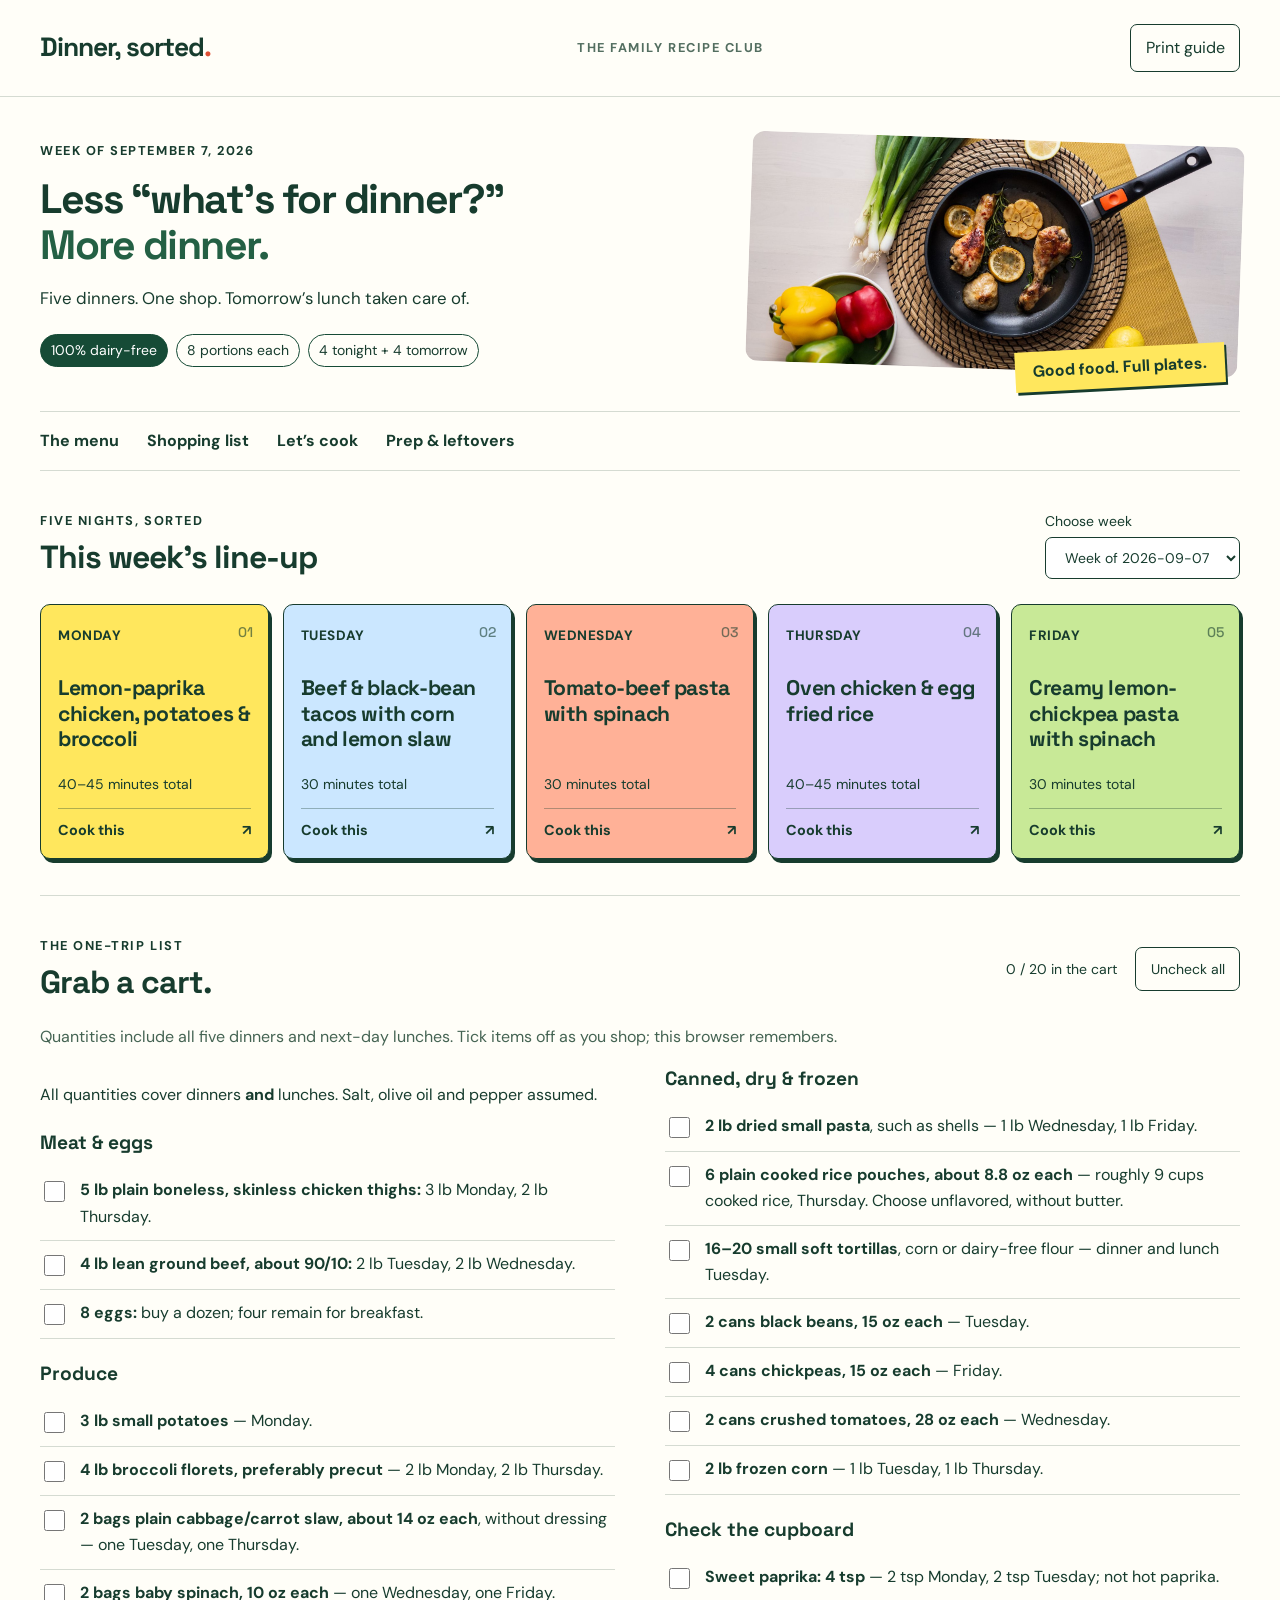
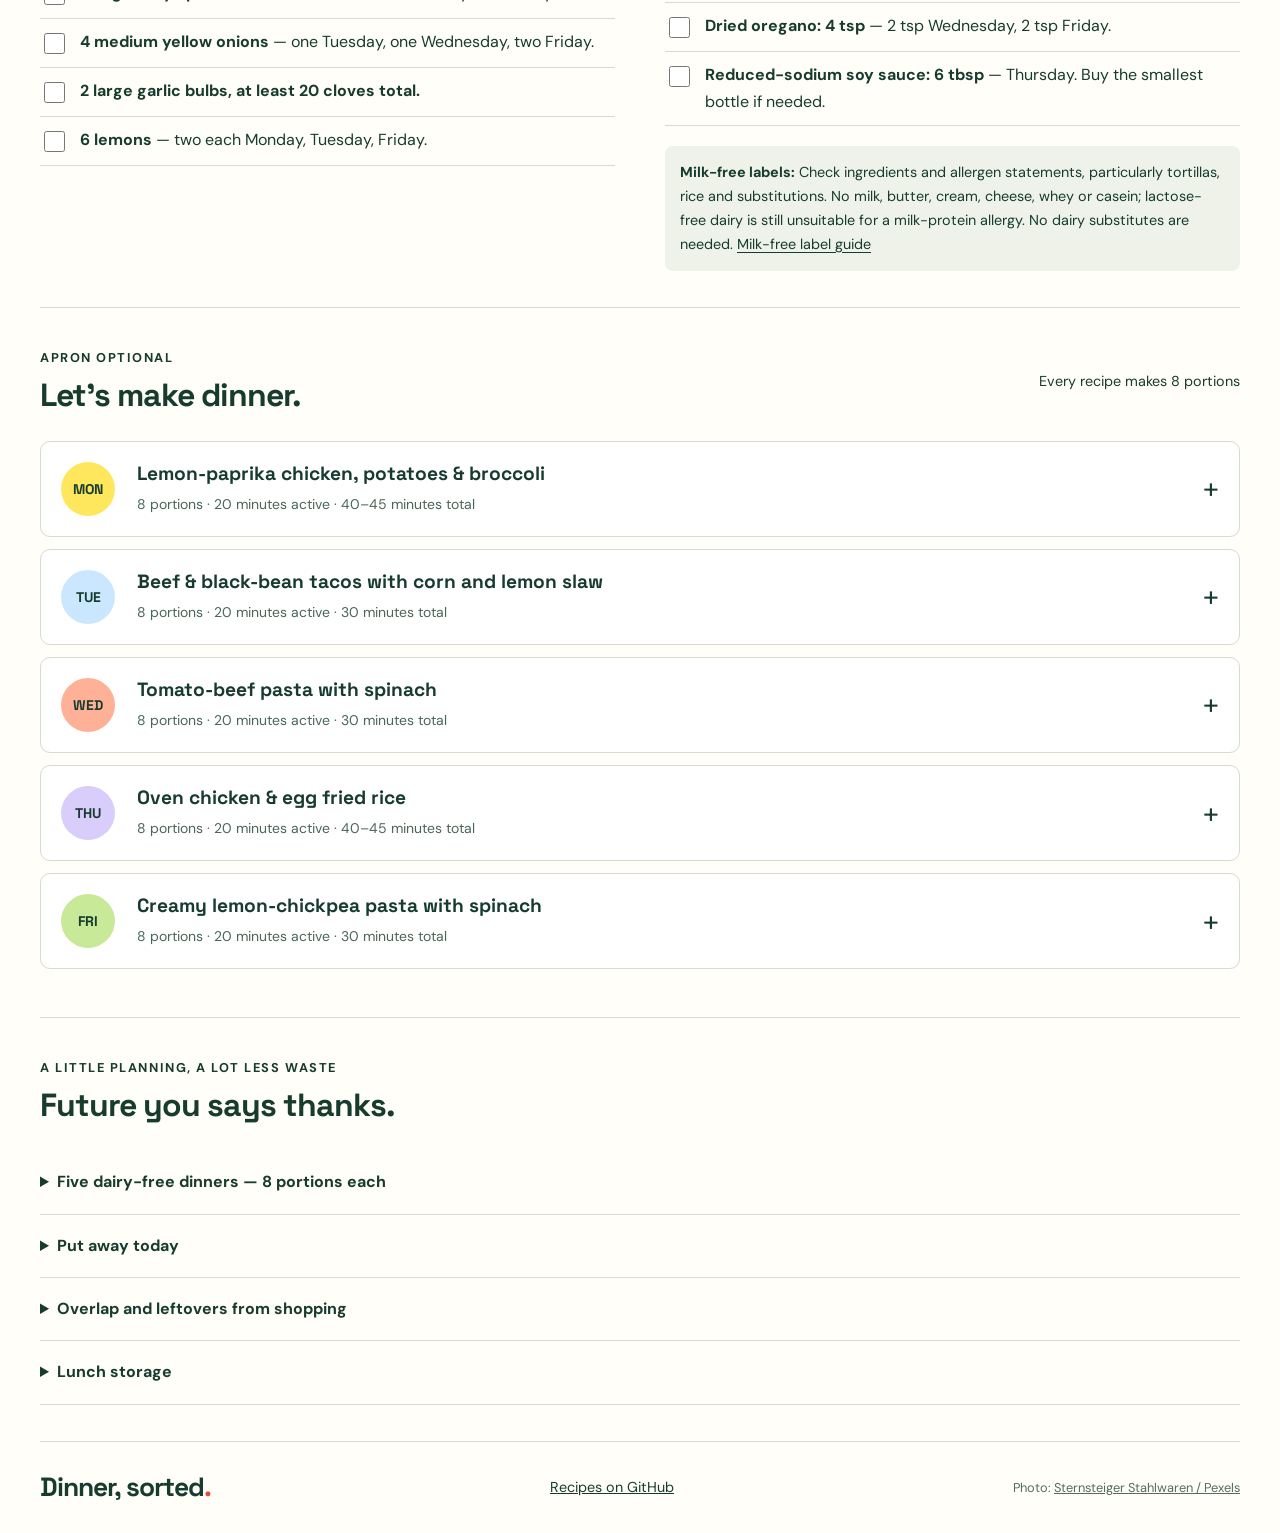
<file: docs/index.html>
<!doctype html>
<html lang="en">
<head><meta charset="utf-8"><meta name="viewport" content="width=device-width,initial-scale=1"><meta name="theme-color" content="#164b36"><meta name="description" content="Five dairy-free family dinners, one shopping list, and lunch already sorted. Eight portions per recipe."><title>Week of September 7, 2026 · Dinner, sorted.</title><link rel="stylesheet" href="style.css"><script src="app.js" defer></script></head>
<body data-week="week-of-2026-09-07">
<a class="skip" href="#meals">Skip to meals</a>
<header><a class="wordmark" href="index.html">Dinner, sorted<span>.</span></a><span class="header-note">THE FAMILY RECIPE CLUB</span><button class="print-button" type="button" hidden>Print guide</button></header>
<main>
<section class="intro" aria-labelledby="title"><div><div class="eyebrow">Week of September 7, 2026</div><h1 id="title">Less “what’s for dinner?”<br><em>More dinner.</em></h1><p>Five dinners. One shop. Tomorrow’s lunch taken care of.</p><div class="badges"><span>100% dairy-free</span><span>8 portions each</span><span>4 tonight + 4 tomorrow</span></div></div><figure class="food-photo"><img src="food-photo.jpg" alt="Overhead view of lemon chicken in a pan with fresh peppers and spring onions" width="720" height="480"><figcaption>Good food. Full plates.</figcaption></figure></section>
<nav class="section-nav" aria-label="Guide sections"><a href="#meals">The menu</a><a href="#shopping">Shopping list</a><a href="#recipes">Let’s cook</a><a href="#prep">Prep & leftovers</a></nav>
<section id="meals"><div class="section-heading"><div><span class="eyebrow">FIVE NIGHTS, SORTED</span><h2>This week’s line-up</h2></div><label class="week-label">Choose week<select id="week-select"><option value="week-of-2026-09-07.html" selected>Week of 2026-09-07</option></select></label></div><div class="meals"><a class="meal meal-1" href="#recipe-1"><span class="day">Monday</span><span class="meal-number">01</span><h3>Lemon-paprika chicken, potatoes &amp; broccoli</h3><span class="card-time">40–45 minutes total</span><span class="cook">Cook this <span aria-hidden="true">↗</span></span></a><a class="meal meal-2" href="#recipe-2"><span class="day">Tuesday</span><span class="meal-number">02</span><h3>Beef &amp; black-bean tacos with corn and lemon slaw</h3><span class="card-time">30 minutes total</span><span class="cook">Cook this <span aria-hidden="true">↗</span></span></a><a class="meal meal-3" href="#recipe-3"><span class="day">Wednesday</span><span class="meal-number">03</span><h3>Tomato-beef pasta with spinach</h3><span class="card-time">30 minutes total</span><span class="cook">Cook this <span aria-hidden="true">↗</span></span></a><a class="meal meal-4" href="#recipe-4"><span class="day">Thursday</span><span class="meal-number">04</span><h3>Oven chicken &amp; egg fried rice</h3><span class="card-time">40–45 minutes total</span><span class="cook">Cook this <span aria-hidden="true">↗</span></span></a><a class="meal meal-5" href="#recipe-5"><span class="day">Friday</span><span class="meal-number">05</span><h3>Creamy lemon-chickpea pasta with spinach</h3><span class="card-time">30 minutes total</span><span class="cook">Cook this <span aria-hidden="true">↗</span></span></a></div></section>
<section id="shopping"><div class="section-heading"><div><span class="eyebrow">THE ONE-TRIP LIST</span><h2>Grab a cart.</h2></div><div class="shop-controls" hidden><span id="shop-count" aria-live="polite"></span><button id="reset-list" type="button">Uncheck all</button></div></div><p class="shopping-hint">Quantities include all five dinners and next-day lunches. Tick items off as you shop; this browser remembers.</p><div class="shopping-content"><p>All quantities cover dinners <strong>and</strong> lunches. Salt, olive oil and pepper assumed.</p>
<h3>Meat &amp; eggs</h3>
<ul>
<li class="check-item"><label><input type="checkbox"><span><strong>5 lb plain boneless, skinless chicken thighs:</strong> 3 lb Monday, 2 lb Thursday.</span></label></li>
<li class="check-item"><label><input type="checkbox"><span><strong>4 lb lean ground beef, about 90/10:</strong> 2 lb Tuesday, 2 lb Wednesday.</span></label></li>
<li class="check-item"><label><input type="checkbox"><span><strong>8 eggs:</strong> buy a dozen; four remain for breakfast.</span></label></li>
</ul>
<h3>Produce</h3>
<ul>
<li class="check-item"><label><input type="checkbox"><span><strong>3 lb small potatoes</strong> — Monday.</span></label></li>
<li class="check-item"><label><input type="checkbox"><span><strong>4 lb broccoli florets, preferably precut</strong> — 2 lb Monday, 2 lb Thursday.</span></label></li>
<li class="check-item"><label><input type="checkbox"><span><strong>2 bags plain cabbage/carrot slaw, about 14 oz each</strong>, without dressing — one Tuesday, one Thursday.</span></label></li>
<li class="check-item"><label><input type="checkbox"><span><strong>2 bags baby spinach, 10 oz each</strong> — one Wednesday, one Friday.</span></label></li>
<li class="check-item"><label><input type="checkbox"><span><strong>4 medium yellow onions</strong> — one Tuesday, one Wednesday, two Friday.</span></label></li>
<li class="check-item"><label><input type="checkbox"><span><strong>2 large garlic bulbs, at least 20 cloves total.</strong></span></label></li>
<li class="check-item"><label><input type="checkbox"><span><strong>6 lemons</strong> — two each Monday, Tuesday, Friday.</span></label></li>
</ul>
<h3>Canned, dry &amp; frozen</h3>
<ul>
<li class="check-item"><label><input type="checkbox"><span><strong>2 lb dried small pasta</strong>, such as shells — 1 lb Wednesday, 1 lb Friday.</span></label></li>
<li class="check-item"><label><input type="checkbox"><span><strong>6 plain cooked rice pouches, about 8.8 oz each</strong> — roughly 9 cups cooked rice, Thursday. Choose unflavored, without butter.</span></label></li>
<li class="check-item"><label><input type="checkbox"><span><strong>16–20 small soft tortillas</strong>, corn or dairy-free flour — dinner and lunch Tuesday.</span></label></li>
<li class="check-item"><label><input type="checkbox"><span><strong>2 cans black beans, 15 oz each</strong> — Tuesday.</span></label></li>
<li class="check-item"><label><input type="checkbox"><span><strong>4 cans chickpeas, 15 oz each</strong> — Friday.</span></label></li>
<li class="check-item"><label><input type="checkbox"><span><strong>2 cans crushed tomatoes, 28 oz each</strong> — Wednesday.</span></label></li>
<li class="check-item"><label><input type="checkbox"><span><strong>2 lb frozen corn</strong> — 1 lb Tuesday, 1 lb Thursday.</span></label></li>
</ul>
<h3>Check the cupboard</h3>
<ul>
<li class="check-item"><label><input type="checkbox"><span><strong>Sweet paprika: 4 tsp</strong> — 2 tsp Monday, 2 tsp Tuesday; not hot paprika.</span></label></li>
<li class="check-item"><label><input type="checkbox"><span><strong>Dried oregano: 4 tsp</strong> — 2 tsp Wednesday, 2 tsp Friday.</span></label></li>
<li class="check-item"><label><input type="checkbox"><span><strong>Reduced-sodium soy sauce: 6 tbsp</strong> — Thursday. Buy the smallest bottle if needed.</span></label></li>
</ul>
<p><strong>Milk-free labels:</strong> Check ingredients and allergen statements, particularly tortillas, rice and substitutions. No milk, butter, cream, cheese, whey or casein; lactose-free dairy is still unsuitable for a milk-protein allergy. No dairy substitutes are needed. <a href="https://www.education.ne.gov/wp-content/uploads/2017/07/Sp_Diets_readlabel.pdf">Milk-free label guide</a></p></div></section>
<section id="recipes"><div class="section-heading"><div><span class="eyebrow">APRON OPTIONAL</span><h2>Let’s make dinner.</h2></div><span class="section-aside">Every recipe makes 8 portions</span></div><details class="recipe" id="recipe-1"><summary><span class="recipe-day">MON</span><span><span class="recipe-name">Lemon-paprika chicken, potatoes &amp; broccoli</span><span class="recipe-meta">8 portions · 20 minutes active · 40–45 minutes total</span></span><span class="plus" aria-hidden="true">+</span></summary><div class="recipe-body"><p><strong>8 portions · 20 minutes active · 40–45 minutes total</strong></p>
<h3>Ingredients</h3>
<ul>
<li>3 lb boneless, skinless chicken thighs</li>
<li>3 lb small potatoes, cut into ½-inch pieces</li>
<li>2 lb broccoli florets</li>
<li>2 lemons</li>
<li>4 garlic cloves, finely grated</li>
<li>2 tsp sweet paprika</li>
<li>6 tbsp olive oil, divided</li>
<li>About 1½ tsp fine salt, divided; pepper to taste</li>
<li>Water for steaming broccoli</li>
</ul>
<h3>Method</h3>
<ol>
<li>Heat oven to <strong>450°F</strong>, racks in upper and lower thirds. Divide potatoes between two large rimmed sheet pans. Toss with <strong>2 tbsp oil total</strong> and ½ tsp salt. Roast <strong>10 minutes</strong>.</li>
<li>Meanwhile, toss chicken with <strong>2 tbsp oil</strong>, garlic, paprika, zest of both lemons and ½ tsp salt.</li>
<li>Turn potatoes and divide chicken between the pans, opening thighs flat and keeping food in a single layer. Roast <strong>20–25 minutes</strong>, swapping racks halfway through, until chicken reaches <strong>165°F</strong> and potatoes are tender. Allow extra time if needed.</li>
<li>While the pans roast, put broccoli in a large pot with ½ inch water. Cover and steam <strong>5–7 minutes</strong>, until tender; drain. Toss with remaining <strong>2 tbsp oil</strong>, ½ tsp salt and juice of half a lemon.</li>
<li>Squeeze another half-lemon over chicken and potatoes. Cut the second lemon into wedges.</li>
</ol>
<p><strong>Kids:</strong> Cut chicken small and let them add lemon. <strong>Lunch:</strong> Set aside half the chicken, potatoes and broccoli. Reheat covered with a splash of water; potatoes can be crisped separately if convenient.</p></div></details><details class="recipe" id="recipe-2"><summary><span class="recipe-day">TUE</span><span><span class="recipe-name">Beef &amp; black-bean tacos with corn and lemon slaw</span><span class="recipe-meta">8 portions · 20 minutes active · 30 minutes total</span></span><span class="plus" aria-hidden="true">+</span></summary><div class="recipe-body"><p><strong>8 portions · 20 minutes active · 30 minutes total</strong></p>
<h3>Ingredients</h3>
<ul>
<li>2 lb lean ground beef</li>
<li>1 medium onion, finely diced</li>
<li>2 garlic cloves, finely grated</li>
<li>2 tsp sweet paprika</li>
<li>2 cans black beans (15 oz each), drained and rinsed</li>
<li>1 lb frozen corn</li>
<li>1 bag plain slaw mix (14 oz)</li>
<li>2 lemons</li>
<li>16–20 small soft tortillas</li>
<li>4 tbsp olive oil, divided</li>
<li>½ cup water</li>
<li>Salt and pepper</li>
</ul>
<h3>Method</h3>
<ol>
<li>Toss slaw with <strong>2 tbsp lemon juice</strong>, <strong>2 tbsp oil</strong> and a pinch of salt. Cut remaining lemons into wedges.</li>
<li>Heat remaining <strong>2 tbsp oil</strong> in a wide Dutch oven over medium-high heat. Add onion and beef. Cook <strong>10–12 minutes</strong>, breaking up meat, until beef reaches <strong>160°F</strong>. Drain excess fat if necessary.</li>
<li>Add garlic and paprika; stir <strong>30 seconds</strong>. Add beans, corn, water and about ½ tsp salt. Simmer <strong>7–8 minutes</strong>, stirring, until hot and moist rather than watery. Taste and season.</li>
<li>Warm only the dinner tortillas according to the package. Fill with beef mixture and slaw.</li>
</ol>
<p><strong>Kids:</strong> Serve filling, tortilla pieces and short-cut slaw separately. <strong>Lunch:</strong> Save half the filling and slaw separately, plus 8–10 tortillas. Reheat filling; warm tortillas fresh. Keep slaw cold.</p></div></details><details class="recipe" id="recipe-3"><summary><span class="recipe-day">WED</span><span><span class="recipe-name">Tomato-beef pasta with spinach</span><span class="recipe-meta">8 portions · 20 minutes active · 30 minutes total</span></span><span class="plus" aria-hidden="true">+</span></summary><div class="recipe-body"><p><strong>8 portions · 20 minutes active · 30 minutes total</strong></p>
<h3>Ingredients</h3>
<ul>
<li>1 lb dried small pasta</li>
<li>2 lb lean ground beef</li>
<li>1 medium onion, finely diced</li>
<li>4 garlic cloves, finely grated</li>
<li>2 cans crushed tomatoes (28 oz each)</li>
<li>1 bag baby spinach (10 oz), roughly chopped</li>
<li>2 tsp dried oregano</li>
<li>2 tbsp olive oil</li>
<li>Salt and pepper</li>
</ul>
<h3>Method</h3>
<ol>
<li>Start a covered pot of water boiling. Cook pasta in salted water as directed. Reserve <strong>2 cups pasta water</strong> before draining.</li>
<li>Meanwhile, heat oil in a large Dutch oven over medium-high heat. Cook onion and beef <strong>10–12 minutes</strong>, breaking up the meat, until beef reaches <strong>160°F</strong>. Drain excess fat if needed.</li>
<li>Stir in garlic and oregano for <strong>30 seconds</strong>. Add both cans of tomatoes and simmer uncovered <strong>10 minutes</strong>, stirring occasionally.</li>
<li>Add spinach; stir <strong>2 minutes</strong> until wilted. Toss in pasta, adding a little pasta water only if needed. Taste before salting.</li>
</ol>
<p><strong>Kids:</strong> Chop spinach finely and use small pasta shapes. <strong>Lunch:</strong> Set aside half. Reheat with a splash of water to loosen the sauce.</p></div></details><details class="recipe" id="recipe-4"><summary><span class="recipe-day">THU</span><span><span class="recipe-name">Oven chicken &amp; egg fried rice</span><span class="recipe-meta">8 portions · 20 minutes active · 40–45 minutes total</span></span><span class="plus" aria-hidden="true">+</span></summary><div class="recipe-body"><p><strong>8 portions · 20 minutes active · 40–45 minutes total</strong></p>
<p>An oven version for the larger batch: tender rice with some crisp edges, rather than wok-style fried rice. Use two wide roasting pans of <strong>at least 5 quarts each</strong>; shallow sheet pans are too small for the complete mixture.</p>
<h3>Ingredients</h3>
<ul>
<li>2 lb boneless, skinless chicken thighs, cut into ½-inch pieces</li>
<li>8 eggs, beaten</li>
<li>6 plain cooked rice pouches (about 8.8 oz each; roughly 9 cups cooked rice)</li>
<li>2 lb broccoli florets, chopped small</li>
<li>1 bag plain slaw mix (14 oz)</li>
<li>1 lb frozen corn</li>
<li>4 garlic cloves, finely grated</li>
<li>6 tbsp reduced-sodium soy sauce, divided</li>
<li>4 tbsp olive oil, divided</li>
</ul>
<h3>Method</h3>
<ol>
<li>Heat oven to <strong>425°F</strong>, with racks in upper and lower thirds. Divide chicken, broccoli, slaw and corn between the two roasting pans. Add garlic, <strong>3 tbsp oil total</strong> and <strong>2 tbsp soy sauce total</strong>; toss and spread out.</li>
<li>Roast <strong>15 minutes</strong>. Meanwhile, squeeze rice pouches to break up clumps. Heat them according to their package directions; this helps the large batch heat evenly.</li>
<li>Stir the hot rice and <strong>2 more tbsp soy sauce total</strong> into the pans. Return to oven <strong>10–15 minutes</strong>, swapping racks, until chicken reaches <strong>165°F</strong>, broccoli is tender and the rice mixture is hot throughout. Allow more time if necessary.</li>
<li>During the final oven stage, heat remaining <strong>1 tbsp oil</strong> in a large nonstick skillet. Add beaten eggs and gently scramble until fully set, about <strong>4–5 minutes</strong>.</li>
<li>Fold scrambled eggs through both pans. Taste and add the remaining <strong>2 tbsp soy sauce</strong> only as needed.</li>
</ol>
<p><strong>Kids:</strong> Keep soy sauce light; chop broccoli and chicken small. <strong>Lunch:</strong> Promptly portion half into shallow containers and refrigerate. Reheat covered, with a splash of water.</p></div></details><details class="recipe" id="recipe-5"><summary><span class="recipe-day">FRI</span><span><span class="recipe-name">Creamy lemon-chickpea pasta with spinach</span><span class="recipe-meta">8 portions · 20 minutes active · 30 minutes total</span></span><span class="plus" aria-hidden="true">+</span></summary><div class="recipe-body"><p><strong>8 portions · 20 minutes active · 30 minutes total</strong></p>
<p>Mashed chickpeas, olive oil and starchy pasta water make the sauce creamy without dairy.</p>
<h3>Ingredients</h3>
<ul>
<li>1 lb dried small pasta</li>
<li>4 cans chickpeas (15 oz each), drained and rinsed</li>
<li>2 medium onions, finely diced</li>
<li>6 garlic cloves, finely grated</li>
<li>1 bag baby spinach (10 oz), roughly chopped</li>
<li>2 lemons</li>
<li>2 tsp dried oregano</li>
<li>6 tbsp olive oil</li>
<li>Salt and pepper</li>
</ul>
<h3>Method</h3>
<ol>
<li>Cook pasta in salted water according to the package. Reserve <strong>4 cups pasta water</strong> before draining.</li>
<li>Meanwhile, heat oil in a large Dutch oven over medium heat. Cook onions with a pinch of salt <strong>8–10 minutes</strong> until soft. Add garlic and oregano; stir <strong>30 seconds</strong>.</li>
<li>Add chickpeas and <strong>1½ cups pasta water</strong>, taken from the cooking pot. Simmer <strong>4–5 minutes</strong>, then mash about half the chickpeas in the pot with a potato masher.</li>
<li>Stir in spinach for <strong>2 minutes</strong> until wilted. Add pasta, zest of both lemons and <strong>2 tbsp lemon juice</strong>. Add more pasta water gradually until creamy and loose.</li>
<li>Taste and season. Serve remaining lemon in wedges. Keep the sauce slightly loose because it thickens as it stands.</li>
</ol>
<p><strong>Kids:</strong> Mash chickpeas further if preferred; add extra lemon at the table. <strong>Lunch:</strong> Save half for Saturday. Reheat with a generous splash of water, stirring until creamy again.</p></div></details></section>
<section id="prep"><div class="section-heading"><div><span class="eyebrow">A LITTLE PLANNING, A LOT LESS WASTE</span><h2>Future you says thanks.</h2></div></div><details class="note"><summary>Five dairy-free dinners — 8 portions each</summary><p>Each recipe makes <strong>4 portions for dinner + 4 for lunch the next day</strong>. Quantities are doubled from the original family plan. Only chicken, beef, eggs and plant ingredients; no pork, shellfish or dairy. Kosher-certified meat is not required.</p>
<div class="table-scroll"><table><thead><tr><th>Night</th><th>Dinner</th><th>Hands-on</th><th>Total</th></tr></thead><tbody>
<tr><td>Monday</td><td>Lemon-paprika chicken, potatoes &amp; broccoli</td><td>20 min</td><td>40–45 min</td></tr>
<tr><td>Tuesday</td><td>Beef &amp; black-bean tacos with corn and lemon slaw</td><td>20 min</td><td>30 min</td></tr>
<tr><td>Wednesday</td><td>Tomato-beef pasta with spinach</td><td>20 min</td><td>30 min</td></tr>
<tr><td>Thursday</td><td>Oven chicken &amp; egg fried rice</td><td>20 min</td><td>40–45 min</td></tr>
<tr><td>Friday</td><td>Creamy lemon-chickpea pasta with spinach</td><td>20 min</td><td>30 min</td></tr>
</tbody></table></div>
<p>Times are estimates for these larger batches and include chopping. No weekend batch cooking required. Buy precut broccoli and bagged slaw. Monday needs two large rimmed sheet pans; Thursday needs <strong>two wide roasting pans, each at least 5 quarts</strong>, to avoid overfilling. Other dinners use a large pot or Dutch oven.</p></details><details class="note"><summary>Put away today</summary><p>Refrigerate Monday&#x27;s 3 lb chicken. Freeze Thursday&#x27;s 2 lb chicken and the two 2 lb beef portions in thin, separate packages. Move Tuesday&#x27;s beef to the fridge Monday morning, Wednesday&#x27;s beef Tuesday morning, and Thursday&#x27;s chicken Wednesday morning. Allow at least 24 hours, longer for thick packages; thaw in the fridge. Raw poultry and ground beef keep <strong>1–2 days refrigerated</strong>. <a href="https://www.foodsafety.gov/food-safety-charts/cold-food-storage-charts">Storage chart</a></p>
<p>Keep the Friday spinach bag unopened until Friday. Keep Thursday&#x27;s slaw unopened until Thursday; choose produce dated through use.</p></details><details class="note"><summary>Overlap and leftovers from shopping</summary><div class="table-scroll"><table><thead><tr><th>Ingredient</th><th>Used across</th><th>What remains</th></tr></thead><tbody>
<tr><td>Chicken, 5 lb</td><td>Monday + Thursday</td><td>None</td></tr>
<tr><td>Beef, 4 lb</td><td>Tuesday + Wednesday</td><td>None</td></tr>
<tr><td>Broccoli, 4 lb</td><td>Monday + Thursday</td><td>None</td></tr>
<tr><td>Slaw, two bags</td><td>Tuesday + Thursday</td><td>None</td></tr>
<tr><td>Spinach, two bags</td><td>Wednesday + Friday</td><td>None</td></tr>
<tr><td>Pasta, 2 lb</td><td>Wednesday + Friday</td><td>None</td></tr>
<tr><td>Corn, 2 lb</td><td>Tuesday + Thursday</td><td>None</td></tr>
<tr><td>Onions, four; lemons, six</td><td>Across the week</td><td>None</td></tr>
<tr><td>Garlic, two bulbs</td><td>20 cloves across all five meals</td><td>Extra cloves: next week&#x27;s roast vegetables</td></tr>
<tr><td>Beans, chickpeas, crushed tomatoes</td><td>Whole cans</td><td>No opened partial cans</td></tr>
<tr><td>Rice pouches</td><td>Thursday</td><td>None</td></tr>
<tr><td>Tortillas</td><td>Tuesday dinner + Wednesday lunch</td><td>Freeze any package surplus now for next week&#x27;s egg-and-bean tacos</td></tr>
<tr><td>Eggs, dozen</td><td>Eight Thursday</td><td>Four for breakfast</td></tr>
<tr><td>Paprika + oregano</td><td>Two dinners each</td><td>Use jars next week on chicken, potatoes and tomato sauce; store dry</td></tr>
<tr><td>Soy sauce</td><td>Thursday</td><td>Next week use 2–3 tbsp in chicken-and-broccoli stir-fry or egg fried rice; store per label</td></tr>
</tbody></table></div>
<p>No cream alternatives, fresh-herb bunches, or partially used specialty ingredients.</p></details><details class="note"><summary>Lunch storage</summary><p>Reserve four portions before serving dinner. Refrigerate in shallow containers within <strong>2 hours</strong> (within <strong>1 hour</strong> above 90°F); don&#x27;t leave rice out to cool for hours. Keep slaw separate from hot food. Use refrigerated cooked leftovers within <strong>3–4 days</strong>; these lunches are intended for the next day. Reheat leftovers to <strong>165°F</strong>. <a href="https://www.fsis.usda.gov/food-safety/safe-food-handling-and-preparation/food-safety-basics/freezing-and-food-safety">USDA handling guidance</a> · <a href="https://www.foodsafety.gov/food-safety-charts/cold-food-storage-charts">Storage times</a> · <a href="https://www.foodsafety.gov/food-safety-charts/safe-minimum-internal-temperatures">Cooking temperatures</a></p></details></section>
</main><footer><span class="wordmark">Dinner, sorted<span>.</span></span><a href="https://github.com/magicmark/recipe_guides">Recipes on GitHub</a><span class="photo-credit">Photo: <a href="https://www.pexels.com/photo/top-view-of-roasted-chicken-on-a-pan-with-fresh-vegetables-lying-around-on-the-table-16510619/">Sternsteiger Stahlwaren / Pexels</a></span></footer>
<noscript><p class="noscript">Recipes and checkboxes work without JavaScript. Shopping progress will not be saved between visits.</p></noscript>
</body></html>
</file>
<file: docs/style.css>
@import url('https://fonts.googleapis.com/css2?family=DM+Sans:wght@400;500;600;700&family=Space+Grotesk:wght@400;500;600;700&display=swap');
:root{--ink:#173c2e;--green:#164b36;--paper:#fffef8;--yellow:#ffe75d;--line:#d5dbd2;--body:'DM Sans',Arial,sans-serif;--head:'Space Grotesk',Arial,sans-serif}*{box-sizing:border-box}html{scroll-behavior:smooth;scroll-padding-top:90px}body{margin:0;color:var(--ink);background:var(--paper);font:1rem/1.65 var(--body)}a{color:inherit}button,select,input{font:inherit}button,a,select,input{touch-action:manipulation}button,select{border:1px solid var(--ink);background:transparent;color:var(--ink);padding:.6rem .9rem;border-radius:7px;cursor:pointer}button:hover{background:var(--yellow)}:focus-visible{outline:3px solid #1357d5;outline-offset:4px}[hidden]{display:none!important}header,main,footer{max-width:1320px;margin:auto;padding-left:40px;padding-right:40px}header{display:flex;align-items:center;justify-content:space-between;gap:20px;padding-top:24px;padding-bottom:24px;border-bottom:1px solid var(--line)}.wordmark{font:700 1.65rem/1.2 var(--head);text-decoration:none;letter-spacing:-1px}.wordmark span{color:#de5035}.header-note,.eyebrow{font-size:.8rem;letter-spacing:.12em;font-weight:700}.header-note{color:#536e60}.skip{position:absolute;top:-100px;background:var(--yellow);padding:12px;z-index:10}.skip:focus{top:0}.intro{display:grid;grid-template-columns:1.35fr 1fr;gap:45px;align-items:center;padding:42px 0}.intro .eyebrow{text-transform:uppercase}h1{font:700 clamp(2rem,3.2vw,3rem)/1.12 var(--head);letter-spacing:-1.5px;margin:16px 0}h1 em{font-style:normal;color:#246044}.intro p{margin:15px 0;font-size:1.05rem}.badges{display:flex;flex-wrap:wrap;gap:8px;margin-top:22px}.badges span{font-size:.875rem;border:1px solid var(--green);padding:4px 10px;border-radius:30px}.badges span:first-child{background:var(--green);color:white}.food-photo{margin:0;position:relative;transform:rotate(2deg)}.food-photo img{display:block;width:100%;height:230px;object-fit:cover;border-radius:12px}.food-photo figcaption{position:absolute;bottom:-14px;right:12px;padding:7px 18px;background:var(--yellow);color:var(--ink);font-weight:700;transform:rotate(-5deg);box-shadow:2px 3px 0 var(--ink)}.section-nav{display:flex;gap:28px;position:sticky;top:0;z-index:3;background:var(--paper);border-top:1px solid var(--line);border-bottom:1px solid var(--line);padding:16px 0}.section-nav a{font-weight:700;text-decoration:none}.section-nav a:hover{text-decoration:underline;text-underline-offset:6px}main>section:not(.intro){padding:36px 0;border-bottom:1px solid var(--line)}.section-heading{display:flex;align-items:center;justify-content:space-between;gap:20px;margin-bottom:22px}.section-heading h2{font:700 clamp(1.6rem,2.5vw,2.1rem)/1.2 var(--head);letter-spacing:-1px;margin:5px 0}.week-label{font-size:.875rem;display:flex;flex-direction:column;gap:4px}.week-label select{font-size:.875rem;background:white;max-width:100%}.meals{display:grid;grid-template-columns:repeat(5,minmax(0,1fr));gap:14px}.meal{position:relative;display:flex;flex-direction:column;text-decoration:none;padding:20px 17px 15px;border:1px solid var(--ink);border-radius:10px;min-height:255px;box-shadow:3px 4px 0 var(--ink);transition:transform .15s}.meal:hover{transform:translateY(-4px)}.meal-1{background:#ffe75d}.meal-2{background:#cbe7ff}.meal-3{background:#ffb197}.meal-4{background:#d9cdfc}.meal-5{background:#c8e997}.day{text-transform:uppercase;font-size:.85rem;font-weight:700;letter-spacing:.04em}.meal-number{position:absolute;right:15px;top:18px;font:500 .875rem var(--head);opacity:.6}.meal h3{font:700 1.32rem/1.2 var(--head);letter-spacing:-.4px;margin:28px 0 18px}.card-time{margin-top:auto;font-size:.875rem}.cook{font-size:.9rem;font-weight:700;display:flex;justify-content:space-between;border-top:1px solid #173c2e55;padding-top:10px;margin-top:12px}.shop-controls{display:flex;gap:18px;align-items:center;font-size:.875rem}.shopping-hint{margin-top:-5px;color:#456453}.shopping-content{column-count:2;column-gap:50px}.shopping-content>h3{break-after:avoid;font:700 1.2rem var(--head);margin:22px 0 12px}.shopping-content ul{list-style:none;margin:0 0 20px;padding:0;break-inside:avoid}.check-item{border-bottom:1px solid var(--line)}.check-item label{display:flex;gap:12px;align-items:flex-start;cursor:pointer;padding:10px 0}.check-item input{appearance:auto;width:21px;height:21px;flex-shrink:0;accent-color:var(--green);margin-top:4px}.check-item input:checked+span{text-decoration:line-through;opacity:.5}.shopping-content>p{break-inside:avoid}.shopping-content>p:last-child{font-size:.9rem;padding:15px;background:#eef2e9;border-radius:8px}.recipe{border:1px solid var(--line);border-radius:10px;margin-bottom:12px;background:white;overflow:hidden}.recipe summary{cursor:pointer;display:flex;align-items:center;gap:22px;padding:20px;list-style:none}.recipe summary::-webkit-details-marker{display:none}.recipe-day{display:grid;place-items:center;flex-shrink:0;width:54px;height:54px;background:var(--yellow);border-radius:50%;font:700 .875rem var(--head)}.recipe:nth-of-type(2) .recipe-day{background:#cbe7ff}.recipe:nth-of-type(3) .recipe-day{background:#ffb197}.recipe:nth-of-type(4) .recipe-day{background:#d9cdfc}.recipe:nth-of-type(5) .recipe-day{background:#c8e997}.recipe-name{display:block;font:700 1.2rem/1.3 var(--head)}.recipe-meta{display:block;font-size:.875rem;color:#4b6657;margin-top:6px}.plus{margin-left:auto;font-size:1.8rem}.recipe[open] .plus{transform:rotate(45deg)}.recipe-body{padding:0 28px 25px;max-width:950px}.recipe-body h3{font:700 1.25rem var(--head);border-top:1px solid var(--line);padding-top:20px}.recipe-body li{padding:5px 0 5px 6px}.recipe-body ol li::marker{font-weight:700;color:var(--green)}.recipe-body>p:last-child{background:#f1f5e9;padding:15px;border-left:4px solid var(--green)}.section-aside{font-size:.9rem}.note{padding:18px 0;border-bottom:1px solid var(--line)}.note summary{font-weight:700;cursor:pointer}.note>p,.note>ul{max-width:900px}.table-scroll{overflow:auto;margin:20px 0}table{border-collapse:collapse;width:100%;font-size:.95rem}th,td{text-align:left;padding:12px;border-bottom:1px solid var(--line);vertical-align:top}th{background:#edf3e7}footer{display:flex;align-items:center;justify-content:space-between;gap:24px;flex-wrap:wrap;padding-top:30px;padding-bottom:30px}footer>a{font-size:.9rem}.photo-credit{font-size:.8rem;color:#536e60}.noscript{padding:20px}.shopping-content a,.note a,.recipe-body a{text-underline-offset:3px}@media(max-width:1050px){.meals{grid-template-columns:repeat(3,minmax(0,1fr))}.meal{min-height:220px}.intro{gap:25px}.header-note{display:none}}@media(max-width:650px){header,main,footer{padding-left:18px;padding-right:18px}header{padding-top:18px;padding-bottom:18px}.wordmark{font-size:1.4rem}.print-button{font-size:.8rem;padding:6px 10px}.intro{grid-template-columns:1fr;padding:26px 0;gap:25px}.intro h1{font-size:2.15rem}.food-photo{transform:none}.food-photo img{height:145px}.section-nav{gap:0;justify-content:space-between;font-size:.85rem;padding:14px 0}.meals{grid-template-columns:repeat(2,minmax(0,1fr));gap:12px}.meal{min-height:225px;padding:15px 12px}.meal h3{font-size:1.16rem}.meal-number{right:10px;top:16px;font-size:.75rem}.day{font-size:.75rem}.meal:last-child{grid-column:1/-1;min-height:150px}.meal:last-child h3{margin:14px 0}.section-heading{align-items:flex-start;flex-wrap:wrap;gap:14px}.shopping-content{column-count:1}.shop-controls{width:100%;justify-content:space-between}.recipe summary{padding:15px 12px;gap:12px}.recipe-day{width:42px;height:42px;font-size:.75rem}.recipe-name{font-size:1.05rem}.recipe-meta{font-size:.8rem}.recipe-body{padding:0 18px 18px}.section-aside{display:none}.week-label{width:100%}.week-label select{width:100%}.badges span{font-size:.8rem}footer{align-items:flex-start;flex-direction:column}}@media(prefers-reduced-motion:reduce){html{scroll-behavior:auto}.meal{transition:none}}@media print{body{font-size:11pt;color:black;background:white}header,main,footer{max-width:none;padding:0}.section-nav,.print-button,.shop-controls,.week-label,.food-photo,.skip,.meals,.photo-credit{display:none!important}.intro{display:block;padding:10px 0}h1{font-size:22pt}main>section:not(.intro){padding:15px 0}.shopping-content{column-count:1}.recipe{break-inside:auto;box-shadow:none}.recipe summary{break-after:avoid}.recipe-body li{break-inside:avoid}.recipe-body{max-width:none}.check-item input:checked+span{opacity:1}.table-scroll{overflow:visible}a{text-decoration:none}.plus{display:none}}
</file>
